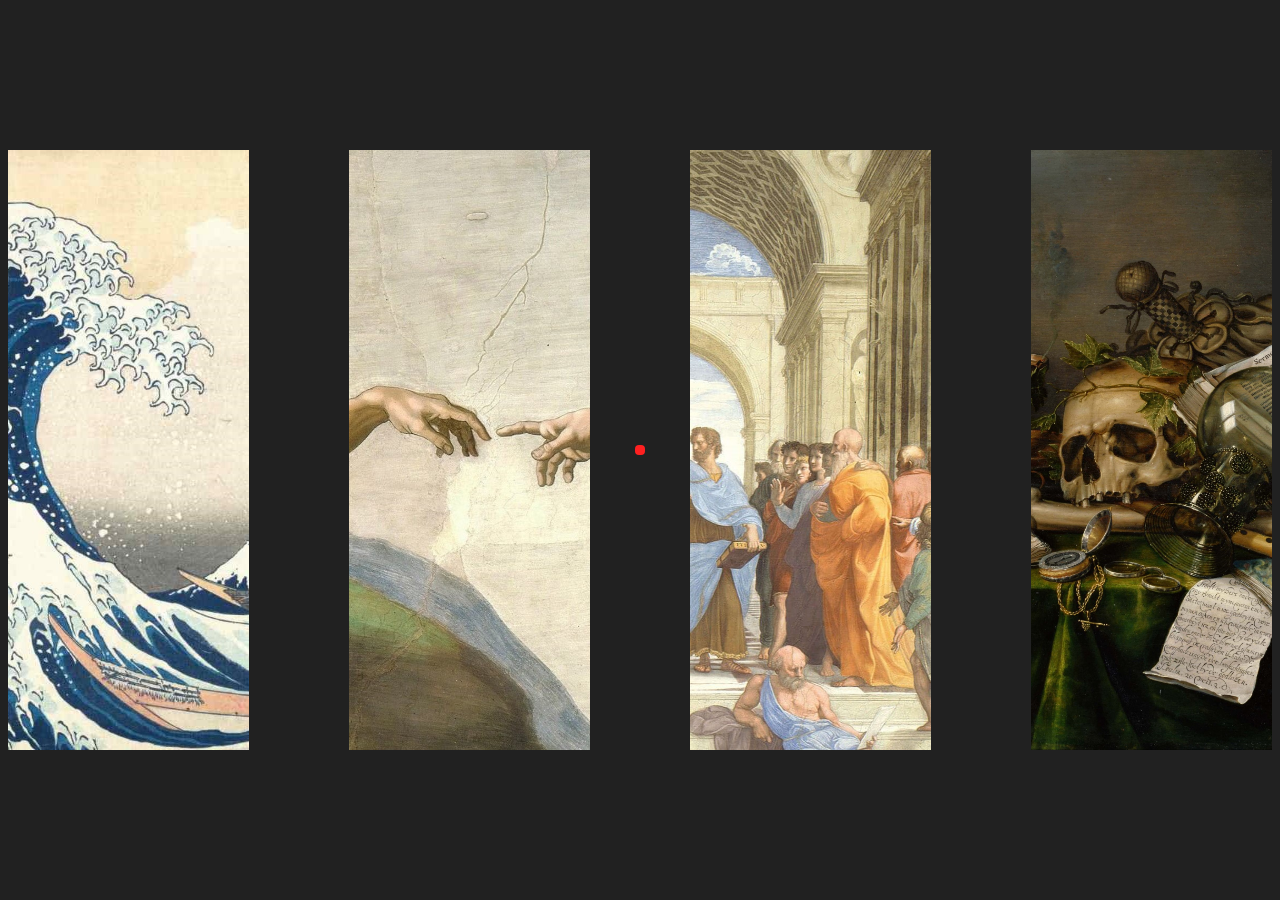
<file: index.html>
<html lang="en">
<head>
    <meta charset="UTF-8">
    <meta name="viewport" content="width=device-width, initial-scale=1.0">
    <title>AYK</title>

    <link rel="stylesheet" href="style.css">
    <link rel="preconnect" href="https://fonts.googleapis.com">
    <link rel="preconnect" href="https://fonts.gstatic.com" crossorigin>
    <link href="https://fonts.googleapis.com/css2?family=Bodoni+Moda:ital,opsz,wght@0,6..96,400..900;1,6..96,400..900&display=swap" rel="stylesheet">
</head>
<body id="body">
    <div id="point"></div>
    
    <div id="painting-1" class="painting">
        <div class="cover">
            <h1 class="header unselectable">About</h1>
            <p class="paragraph unselectable">student</p>
            <p class="paragraph unselectable">math admirer</p>
            <p class="paragraph unselectable">rock enjoyer</p>
            <p id="last"></p>
        </div>
    </div>
    <div id="painting-2" class="painting">
        <div class="cover">
            <h1 class="header unselectable">Socials</h1>
            <p><a class="link unselectable" href="https://github.com/ayk0e" target="_blank">github</a></p>
            <p class="paragraph unselectable">discord : ayk.e</p>
            <p id="last"></p>
        </div>
    </div>
    <div id="painting-3" class="painting">
        <div class="cover">
            <h1 class="header unselectable">Projects</h1>
            <p><a class="link unselectable" href="https://ayk0e.github.io/arcanum/" target="_blank">Graphing Calculator</a></p>
            <p id="last"></p>
        </div>
    </div>
    <div id="painting-4" class="painting">
        <div class="cover">
            <h1 class="header unselectable">Blogs</h1>
            <p><a class="link unselectable" href="./sources/posts/post-5-4-24/index.html" target="_blank">template</a></p>
            <p id="last"></p>
        </div>
    </div>

    <script src="main.js"></script>
</body>
</html>
</file>
<file: style.css>
* {
    font-family: "Asar", serif;
    font-optical-sizing: auto;
    cursor: none;
}

div {
    font-family: myFirstFont;
}

#body {
    background-color: rgb(33, 33, 33);
    overflow: hidden;
    display: flex;
    justify-content: center;
    align-items: center;
    gap: 100px;
    font-family: "ocr a", Times, serif;
}

#point {
    width: 10px;
    height: 10px;
    background-color: rgb(255, 32, 32);
    border-radius: 4px;
    position: absolute;
    pointer-events: none;
    z-index: 25;
}

.painting {
    width: 300px;
    height: 600px;
    background-size: cover;
    display: flex;
    align-items: flex-end;
    justify-content: flex-end;
    transition:
        opacity 0.7s,
        background-color 0.7;
    position: relative;
}

#painting-1 {
    background-image: url("./sources/images/p1.jpg");
}

#painting-2 {
    background-image: url("./sources/images/p2.jpg");
}

#painting-3 {
    background-image: url("./sources/images/p3.jpg");
}

#painting-4 {
    background-image: url("./sources/images/p4.jpg");
}

.cover {
    width: 100%;
    height: 100%;
    opacity: 0;
    display: flex;
    justify-content: center;
    align-items: center;
    flex-direction: column;
    column-gap: 2px;
    background-color: transparent;
	transition-duration: 0.4s;
}

.painting:hover .cover {
    opacity: 0.7;
    background-color: rgb(33, 33, 33);
}

#last {
    flex-grow: 2;
}

.unselectable {
    /*from gpt*/
    -webkit-user-select: none; /* Safari */
    -moz-user-select: none; /* Firefox */
    -ms-user-select: none; /* IE 10+ */
    user-select: none; /* Standard syntax */
}

.paragraph {
    color: rgb(244, 244, 255);
    font-size: 20px;
}

.link {
    color: rgb(55, 45, 255);
    font-size: 20px;
    text-decoration: none;
}

.header {
    color: rgb(244, 244, 255);
}
</file>
